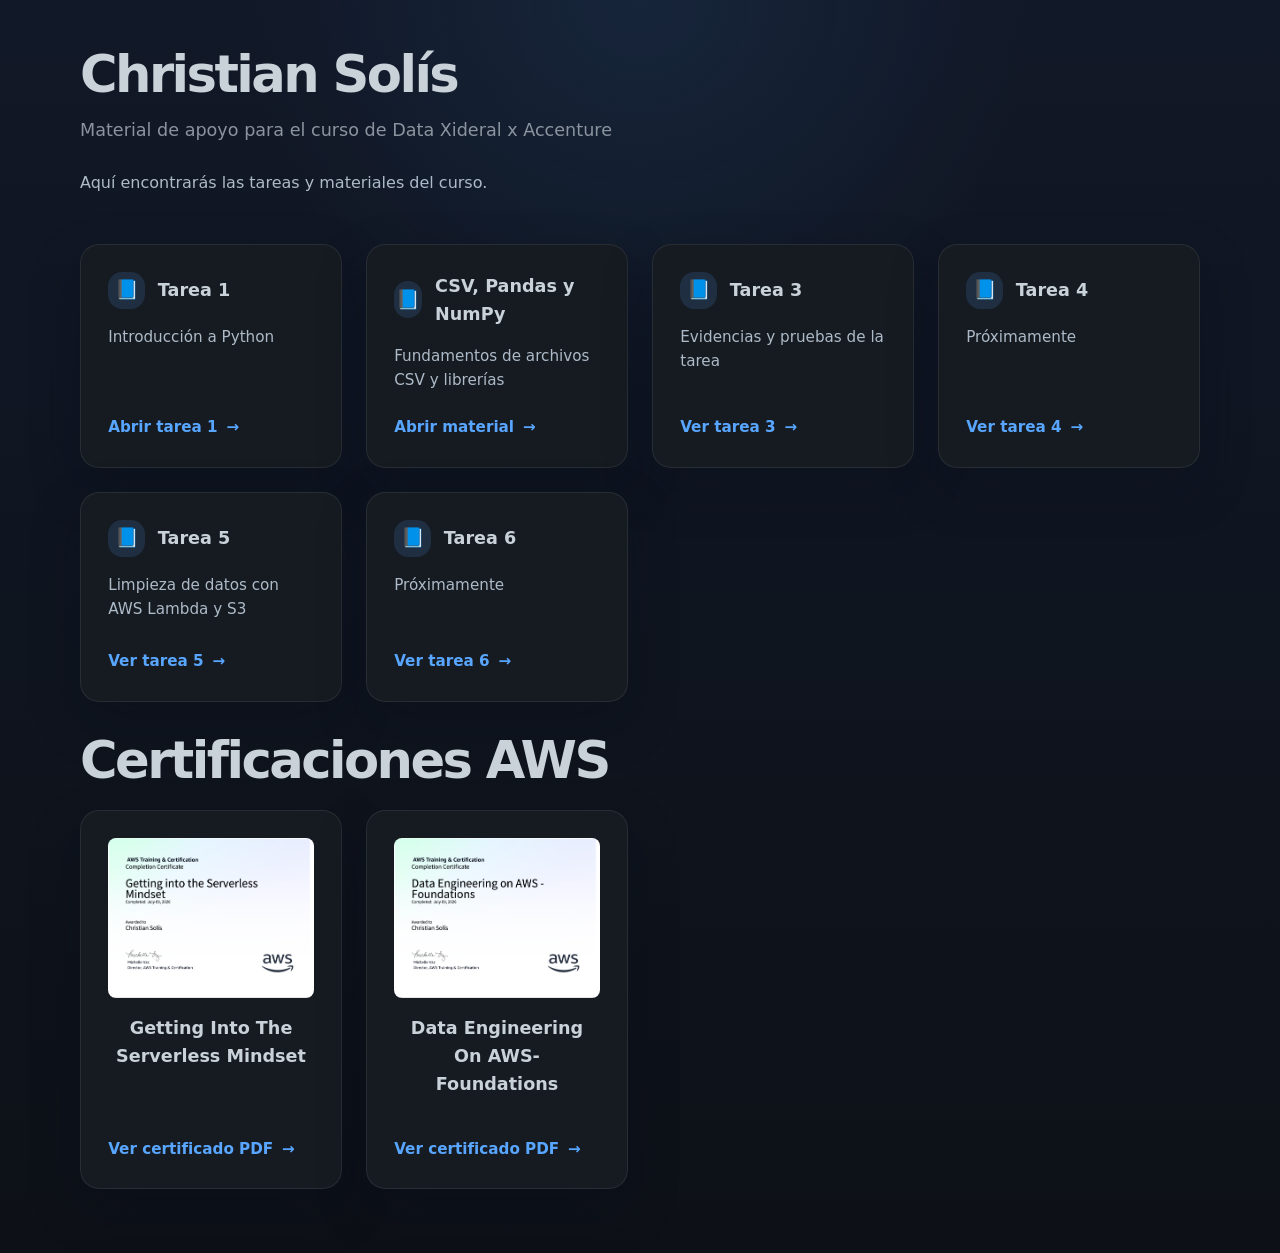
<file: index.html>
<!DOCTYPE html>

<html lang="es">
<head>
  <meta charset="UTF-8" />
  <meta name="viewport" content="width=device-width, initial-scale=1.0" />
  <title>Christian Solís | Introducción a Python</title>
  <link rel="stylesheet" href="assets/style.css" />
</head>
<body>
  <main class="page">
    <section class="header">
      <h1 class="header-title">Christian Solís</h1>
      <p class="header-subtitle">Material de apoyo para el curso de Data Xideral x Accenture</p>
      <p class="header-description">
        Aquí encontrarás las tareas y materiales del curso. 
      </p>
    </section>

    <section class="grid" aria-label="Tareas del curso">
      <article class="card">
        <div>
          <h2 class="card-title"><span class="card-icon">📘</span>Tarea 1</h2>
          <p class="card-label">Introducción a Python</p>
        </div>
        <a class="card-link" href="tareas/Tarea1-2.html">Abrir tarea 1</a>
      </article>

      <article class="card">
        <div>
          <h2 class="card-title"><span class="card-icon">📘</span>CSV, Pandas y NumPy</h2>
          <p class="card-label">Fundamentos de archivos CSV y librerías</p>
        </div>
        <a class="card-link" href="tareas/fundamentos_csv_pandas_numpy-2.html">Abrir material</a>
      </article>

      <article class="card">
        <div>
          <h2 class="card-title"><span class="card-icon">📘</span>Tarea 3</h2>
          <p class="card-label">Evidencias y pruebas de la tarea</p>
        </div>
        <a class="card-link" href="tareas/tarea3.html">Ver tarea 3</a>
      </article>

      <article class="card">
        <div>
          <h2 class="card-title"><span class="card-icon">📘</span>Tarea 4</h2>
          <p class="card-label">Próximamente</p>
        </div>
        <a class="card-link" href="#">Ver tarea 4</a>
      </article>

<article class="card">
        <div>
          <h2 class="card-title"><span class="card-icon">📘</span>Tarea 5</h2>
          <p class="card-label">Limpieza de datos con AWS Lambda y S3</p>
        </div>
        <a class="card-link" href="tareas/tarea5.html">Ver tarea 5</a>
      </article>

      <article class="card">
        <div>
          <h2 class="card-title"><span class="card-icon">📘</span>Tarea 6</h2>
          <p class="card-label">Próximamente</p>
        </div>
        <a class="card-link" href="#">Ver tarea 6</a>
      </article>
    </section>
    <!-- ===================         CERTIFICACIONES AWS      ========================== -->
    <section class="grid" aria-label="Certificaciones AWS">
  <div style="grid-column: 1 / -1; margin-top: 2rem;">
    <h2 class="header-title">Certificaciones AWS</h2>
  </div>

  <article class="card">
    <div style="text-align: center;">
      <img src="assets/aws-cert-02.png" alt="AWS Certified Solutions Architect" style="width: 100%; height: auto; border-radius: 8px; margin-bottom: 1rem;">
      <h2 class="card-title">Getting Into The Serverless Mindset</h2>
    </div>
    <a class="card-link" href="GettingIntoTheServerlessMindset.pdf" target="_blank">Ver certificado PDF</a>
  </article>

  <article class="card">
    <div style="text-align: center;">
      <img src="assets/aws-cert-01.png" alt="AWS Certified Developer" style="width: 100%; height: auto; border-radius: 8px; margin-bottom: 1rem;">
      <h2 class="card-title">Data Engineering On AWS-Foundations</h2>
    </div>
    <a class="card-link" href="DataEngineeringOnAWS-Foundations.pdf" target="_blank">Ver certificado PDF</a>
  </article>
</section>
  </main>
</body>
</html>
</file>
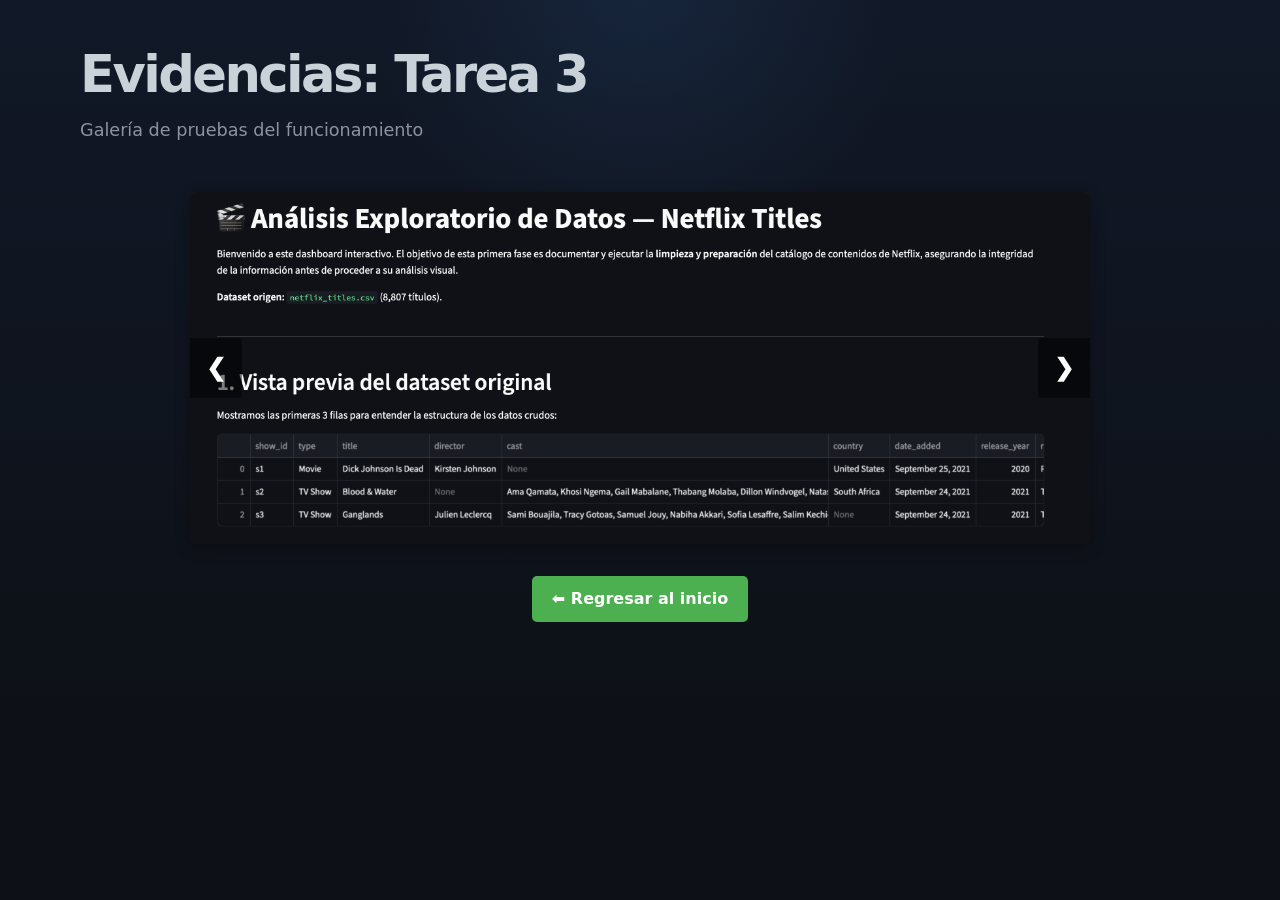
<file: tarea3.html>
<!DOCTYPE html>
<html lang="es">
<head>
  <meta charset="UTF-8" />
  <meta name="viewport" content="width=device-width, initial-scale=1.0" />
  <title>Tarea 3 | Evidencias</title>
  <link rel="stylesheet" href="../assets/style.css" />
  
  <style>
    /* Estilos específicos para el carrusel */
    .carousel-container {
      position: relative;
      max-width: 900px;
      margin: 2rem auto;
      background-color: #1e1e1e;
      border-radius: 8px;
      overflow: hidden;
      box-shadow: 0 4px 15px rgba(0,0,0,0.3);
    }

    .carousel-slide {
      display: none; /* Oculta todas las imágenes por defecto */
      text-align: center;
    }

    /* Imagen en grande y responsiva */
    .carousel-slide img {
      width: 100%;
      max-height: 70vh;
      object-fit: contain; 
      display: block;
    }

    /* Botones de navegación (Flechas) */
    .prev, .next {
      cursor: pointer;
      position: absolute;
      top: 50%;
      transform: translateY(-50%);
      width: auto;
      padding: 16px;
      color: white;
      font-weight: bold;
      font-size: 24px;
      background-color: rgba(0,0,0,0.5);
      border: none;
      border-radius: 0 4px 4px 0;
      user-select: none;
      transition: 0.3s ease;
    }

    .next {
      right: 0;
      border-radius: 4px 0 0 4px;
    }

    .prev:hover, .next:hover {
      background-color: rgba(0,0,0,0.9);
    }

    /* Botón para regresar al inicio */
    .back-btn-container {
      text-align: center;
      margin-top: 2rem;
      margin-bottom: 2rem;
    }

    .back-btn {
      display: inline-block;
      padding: 10px 20px;
      background-color: #4CAF50; /* Cambia este color según la paleta de tu sitio */
      color: white;
      text-decoration: none;
      border-radius: 5px;
      font-weight: bold;
      transition: background-color 0.3s;
    }

    .back-btn:hover {
      background-color: #45a049;
    }
  </style>
</head>
<body>
  <main class="page">
    <section class="header">
      <h1 class="header-title">Evidencias: Tarea 3</h1>
      <p class="header-subtitle">Galería de pruebas del funcionamiento</p>
    </section>

    <div class="carousel-container">
      
      <div class="carousel-slide">
        <img src="../assets/evidence3-1.png" alt="Prueba 1">
      </div>

      <div class="carousel-slide">
        <img src="../assets/evidence3-2.png" alt="Prueba 2">
      </div>

      <div class="carousel-slide">
        <img src="../assets/evidence3-3.png" alt="Prueba 3">
      </div>
      
      <div class="carousel-slide">
        <img src="../assets/evidence3-4.png" alt="Prueba 3">
      </div>

      <button class="prev" onclick="changeSlide(-1)">&#10094;</button>
      <button class="next" onclick="changeSlide(1)">&#10095;</button>
    </div>

    <div class="back-btn-container">
      <a href="../index.html" class="back-btn">⬅ Regresar al inicio</a>
    </div>

  </main>

  <script>
    let slideIndex = 0;
    const slides = document.querySelectorAll('.carousel-slide');

    function showSlide(index) {
      // Si llegamos al final, volvemos a la primera imagen
      if (index >= slides.length) { slideIndex = 0; }
      // Si retrocedemos desde la primera, vamos a la última
      if (index < 0) { slideIndex = slides.length - 1; }
      
      // Ocultamos todas las imágenes
      slides.forEach(slide => {
        slide.style.display = "none";
      });
      
      // Mostramos solo la imagen activa
      slides[slideIndex].style.display = "block";
    }

    function changeSlide(n) {
      slideIndex += n;
      showSlide(slideIndex);
    }

    // Inicializamos el carrusel mostrando la primera imagen al cargar la página
    showSlide(slideIndex);
  </script>
</body>
</html>
</file>
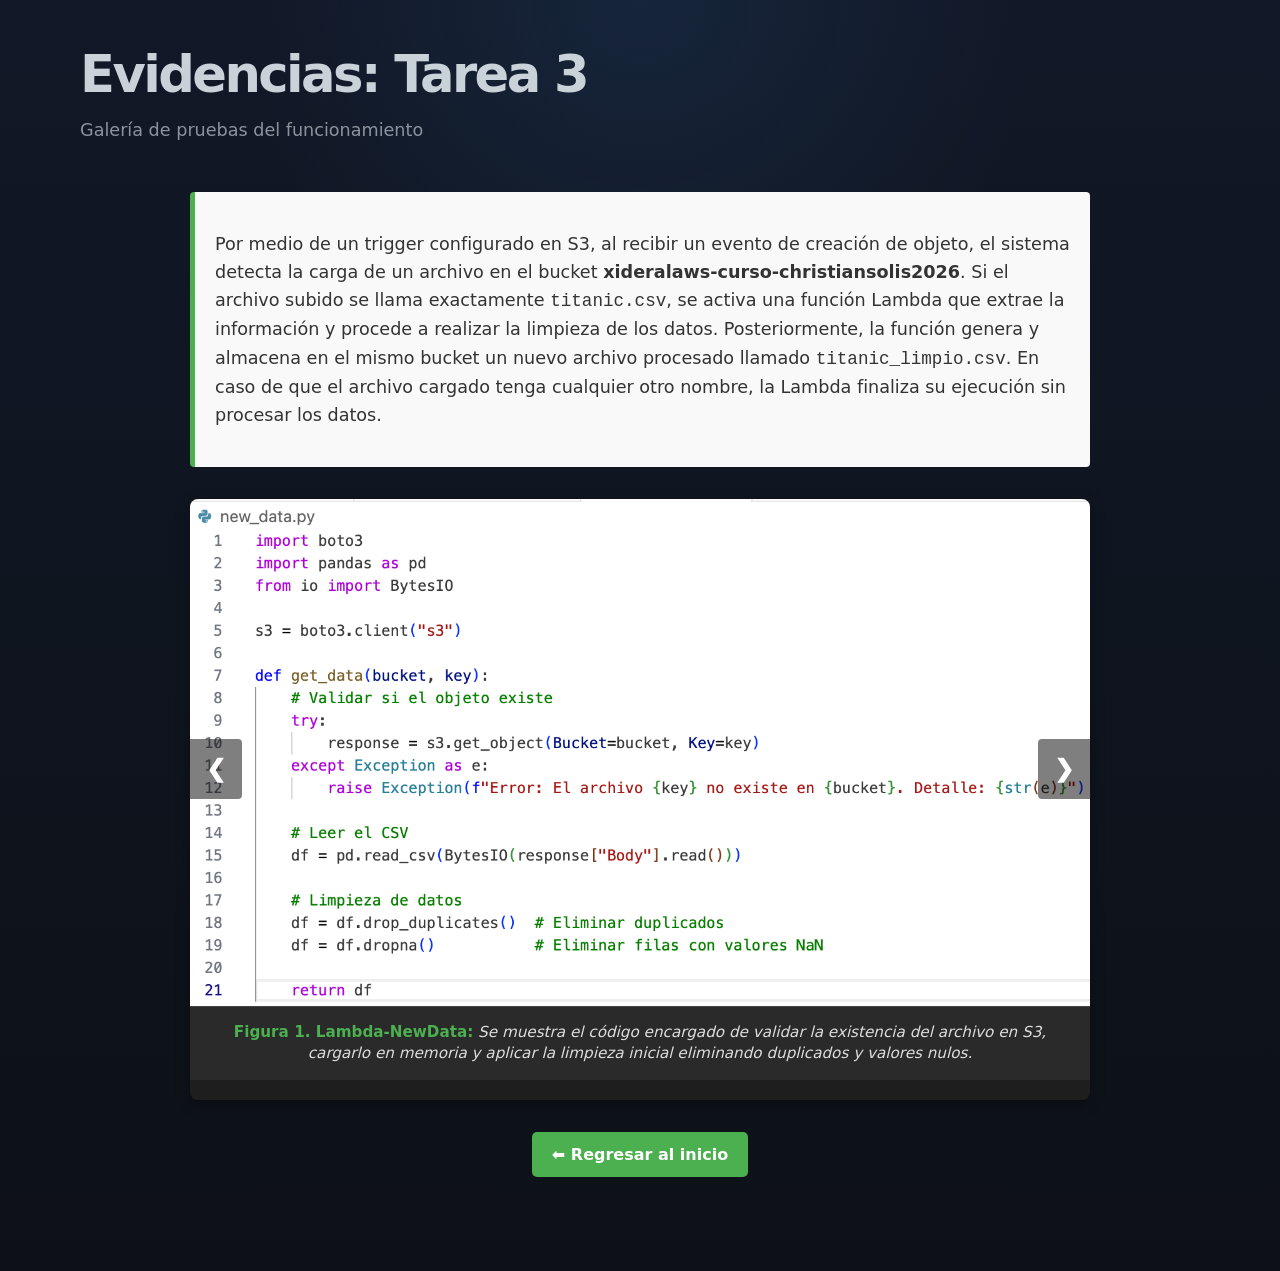
<file: tareas/tarea4.html>
<!DOCTYPE html>
<html lang="es">
<head>
  <meta charset="UTF-8" />
  <meta name="viewport" content="width=device-width, initial-scale=1.0" />
  <title>Tarea 3 | Evidencias</title>
  <link rel="stylesheet" href="../assets/style.css" />
  
  <style>
    /* Estilos específicos para el carrusel */
    .carousel-container {
      position: relative;
      max-width: 900px;
      margin: 2rem auto;
      background-color: #1e1e1e;
      border-radius: 8px;
      overflow: hidden;
      box-shadow: 0 4px 15px rgba(0,0,0,0.3);
    }

    .carousel-slide {
      display: none; /* Oculta todas las imágenes por defecto */
      text-align: center;
      padding-bottom: 20px; /* Espacio para la descripción */
    }

    /* Imagen en grande y responsiva */
    .carousel-slide img {
      width: 100%;
      max-height: 70vh;
      object-fit: contain; 
      display: block;
      margin: 0 auto;
    }

    /* Estilo para las descripciones tipo libro (Captions) */
    .caption {
      color: #dddddd;
      font-style: italic;
      font-size: 0.95rem;
      padding: 15px 40px;
      margin: 0;
      background-color: #2a2a2a;
      border-top: 1px solid #444;
      line-height: 1.4;
    }

    .caption b {
      color: #4CAF50;
      font-style: normal;
    }

    /* Botones de navegación (Flechas) */
    .prev, .next {
      cursor: pointer;
      position: absolute;
      top: 45%; /* Ligeramente más arriba para compensar el texto */
      transform: translateY(-50%);
      width: auto;
      padding: 16px;
      color: white;
      font-weight: bold;
      font-size: 24px;
      background-color: rgba(0,0,0,0.5);
      border: none;
      border-radius: 0 4px 4px 0;
      user-select: none;
      transition: 0.3s ease;
    }

    .next {
      right: 0;
      border-radius: 4px 0 0 4px;
    }

    .prev:hover, .next:hover {
      background-color: rgba(0,0,0,0.9);
    }

    /* Botón para regresar al inicio */
    .back-btn-container {
      text-align: center;
      margin-top: 2rem;
      margin-bottom: 2rem;
    }

    .back-btn {
      display: inline-block;
      padding: 10px 20px;
      background-color: #4CAF50; 
      color: white;
      text-decoration: none;
      border-radius: 5px;
      font-weight: bold;
      transition: background-color 0.3s;
    }

    .back-btn:hover {
      background-color: #45a049;
    }

    /* Contenedor del texto del reporte */
    .report-summary {
      max-width: 900px;
      margin: 0 auto 2rem auto;
      padding: 20px;
      background-color: #f9f9f9;
      color: #333;
      border-left: 5px solid #4CAF50;
      border-radius: 4px;
      font-size: 1.1rem;
      line-height: 1.6;
    }
  </style>
</head>
<body>
  <main class="page">
    <section class="header">
      <h1 class="header-title">Evidencias: Tarea 3</h1>
      <p class="header-subtitle">Galería de pruebas del funcionamiento</p>
    </section>

    <section class="report-summary">
      <p>Por medio de un trigger configurado en S3, al recibir un evento de creación de objeto, el sistema detecta la carga de un archivo en el bucket <strong>xideralaws-curso-christiansolis2026</strong>. Si el archivo subido se llama exactamente <code>titanic.csv</code>, se activa una función Lambda que extrae la información y procede a realizar la limpieza de los datos. Posteriormente, la función genera y almacena en el mismo bucket un nuevo archivo procesado llamado <code>titanic_limpio.csv</code>. En caso de que el archivo cargado tenga cualquier otro nombre, la Lambda finaliza su ejecución sin procesar los datos.</p>
    </section>

    <div class="carousel-container">
      
      <div class="carousel-slide">
        <img src="../assets/Lambda-NewData.png" alt="Código NewData">
        <p class="caption"><b>Figura 1. Lambda-NewData:</b> Se muestra el código encargado de validar la existencia del archivo en S3, cargarlo en memoria y aplicar la limpieza inicial eliminando duplicados y valores nulos.</p>
      </div>

      <div class="carousel-slide">
        <img src="../assets/Lambda-LambdaFunction.png" alt="Código LambdaFunction">
        <p class="caption"><b>Figura 2. Lambda-LambdaFunction:</b> Se muestra el código orquestador que intercepta el evento del trigger, valida que el archivo sea estrictamente el objetivo y coordina el flujo entre la lectura y la escritura.</p>
      </div>

      <div class="carousel-slide">
        <img src="../assets/Lambda-CleanData.png" alt="Código CleanData">
        <p class="caption"><b>Figura 3. Lambda-CleanData:</b> Se muestra el código responsable de recibir el DataFrame procesado, convertirlo a formato CSV en memoria y escribirlo de regreso en el bucket de S3.</p>
      </div>
      
      <div class="carousel-slide">
        <img src="../assets/Lambda-BucketVacio.png" alt="Bucket sin procesar">
        <p class="caption"><b>Figura 4. Lambda-BucketVacío:</b> Se comprueba el estado inicial del entorno, donde se muestra que el bucket únicamente contiene un archivo distinto a titanic.csv.</p>
      </div>

      <div class="carousel-slide">
        <img src="../assets/Lambda-Unknown.png" alt="Prueba de archivo ignorado">
        <p class="caption"><b>Figura 5. Lambda-Unknown:</b> Evidencia del filtro de seguridad; se añade un archivo "Unknown.pdf" al bucket, el cual es ignorado exitosamente por la Lambda sin generar acciones.</p>
      </div>

      <div class="carousel-slide">
        <img src="../assets/Lambda-Success.png" alt="Prueba exitosa">
        <p class="caption"><b>Figura 6. Lambda-Success:</b> Ejecución exitosa. Se añade "titanic.csv" y se observa cómo la Lambda genera y guarda automáticamente el archivo de salida "titanic_limpio.csv".</p>
      </div>

      <button class="prev" onclick="changeSlide(-1)">&#10094;</button>
      <button class="next" onclick="changeSlide(1)">&#10095;</button>
    </div>

    <div class="back-btn-container">
      <a href="../index.html" class="back-btn">⬅ Regresar al inicio</a>
    </div>

  </main>

  <script>
    let slideIndex = 0;
    const slides = document.querySelectorAll('.carousel-slide');

    function showSlide(index) {
      if (index >= slides.length) { slideIndex = 0; }
      if (index < 0) { slideIndex = slides.length - 1; }
      
      slides.forEach(slide => {
        slide.style.display = "none";
      });
      
      slides[slideIndex].style.display = "block";
    }

    function changeSlide(n) {
      slideIndex += n;
      showSlide(slideIndex);
    }

    showSlide(slideIndex);
  </script>
</body>
</html>
</file>
<file: assets/style.css>
/* Portafolio minimalista - tema oscuro */
:root {
  color-scheme: dark;
  color: #c9d1d9;
  background: #0d1117;
  font-family: Inter, ui-sans-serif, system-ui, -apple-system, BlinkMacSystemFont, "Segoe UI", sans-serif;
  font-size: 16px;
  line-height: 1.6;
}

* {
  box-sizing: border-box;
}

html, body {
  min-height: 100%;
}

body {
  margin: 0;
  background: radial-gradient(circle at top, rgba(63, 132, 202, 0.12), transparent 28%),
    linear-gradient(180deg, #111827 0%, #0d1117 100%);
  color: #c9d1d9;
}

img {
  max-width: 100%;
  display: block;
}

a {
  color: #58a6ff;
  text-decoration: none;
}

a:hover,
a:focus {
  text-decoration: underline;
}

.page {
  width: min(1120px, calc(100% - 2rem));
  margin: 0 auto;
  padding: 3rem 0 4rem;
}

.header {
  max-width: 720px;
  margin-bottom: 3rem;
}

.header-title {
  margin: 0;
  font-size: clamp(2.8rem, 4vw, 4.4rem);
  letter-spacing: -0.05em;
  line-height: 1.02;
}

.header-subtitle {
  margin: 1rem 0 0;
  color: #8b949e;
  font-size: 1.1rem;
}

.header-description {
  margin: 1.6rem 0 0;
  color: #adbac7;
  max-width: 42rem;
}

.grid {
  display: grid;
  gap: 1.5rem;
  grid-template-columns: repeat(auto-fit, minmax(220px, 1fr));
}

.card {
  background: #161b22;
  border: 1px solid rgba(255, 255, 255, 0.08);
  border-radius: 1.2rem;
  padding: 1.7rem;
  min-height: 210px;
  display: flex;
  flex-direction: column;
  justify-content: space-between;
  transition: transform 0.25s ease, border-color 0.25s ease, box-shadow 0.25s ease;
  box-shadow: 0 20px 50px rgba(6, 12, 24, 0.28);
}

.card:hover,
.card:focus-within {
  transform: translateY(-4px);
  border-color: rgba(88, 166, 255, 0.3);
  box-shadow: 0 24px 70px rgba(12, 24, 48, 0.38);
}

.card-title {
  display: flex;
  align-items: center;
  gap: 0.8rem;
  margin: 0 0 1rem;
  font-size: 1.1rem;
  font-weight: 700;
}

.card-icon {
  display: inline-flex;
  align-items: center;
  justify-content: center;
  width: 2.3rem;
  height: 2.3rem;
  border-radius: 0.9rem;
  background: rgba(88, 166, 255, 0.14);
  color: #58a6ff;
  font-size: 1.2rem;
}

.card-label {
  margin: 0;
  color: #adbac7;
  font-size: 0.95rem;
}

.card-link {
  margin-top: 1.4rem;
  font-size: 0.95rem;
  font-weight: 600;
  color: #58a6ff;
}

.card-link::after {
  content: "→";
  margin-left: 0.55rem;
  transition: transform 0.2s ease;
}

.card:hover .card-link::after,
.card:focus-within .card-link::after {
  transform: translateX(4px);
}

@media (max-width: 640px) {
  .page {
    padding: 2rem 0 3rem;
  }

  .header-title {
    font-size: 2.6rem;
  }
}
</file>
